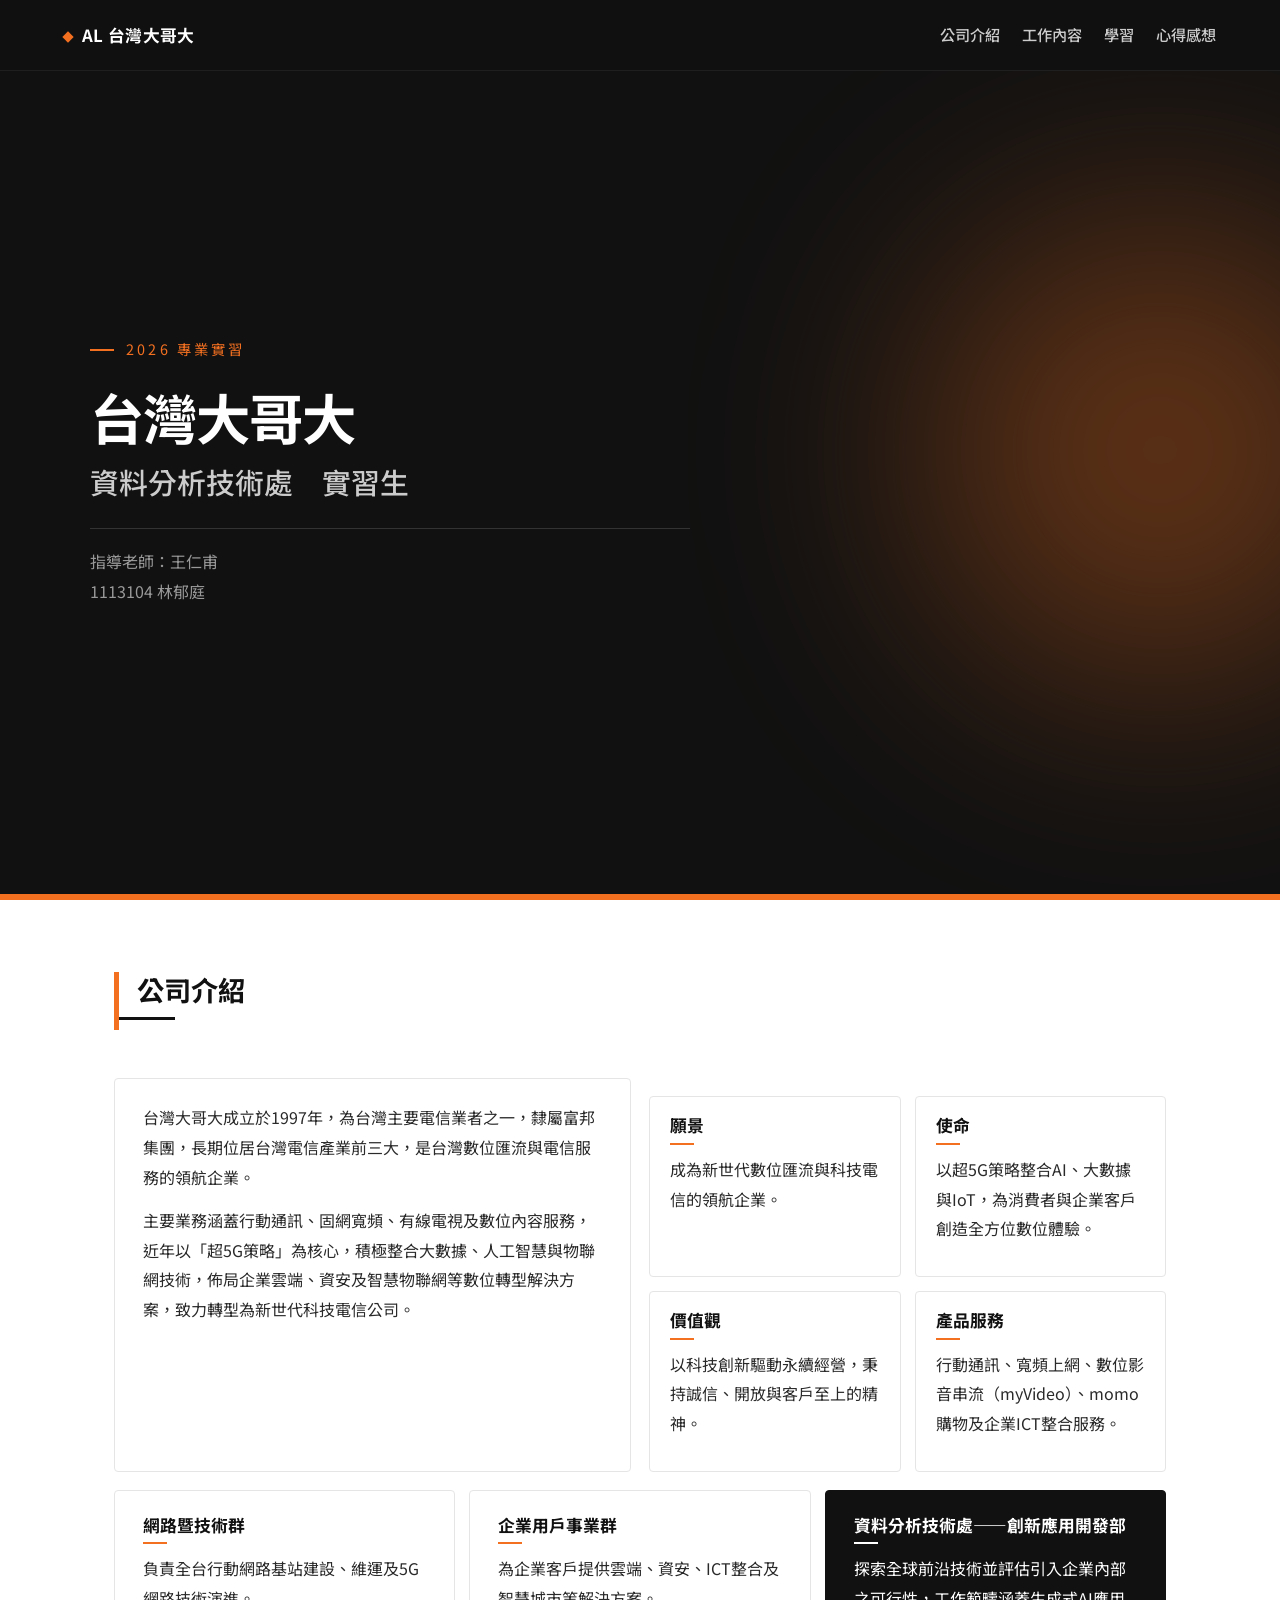
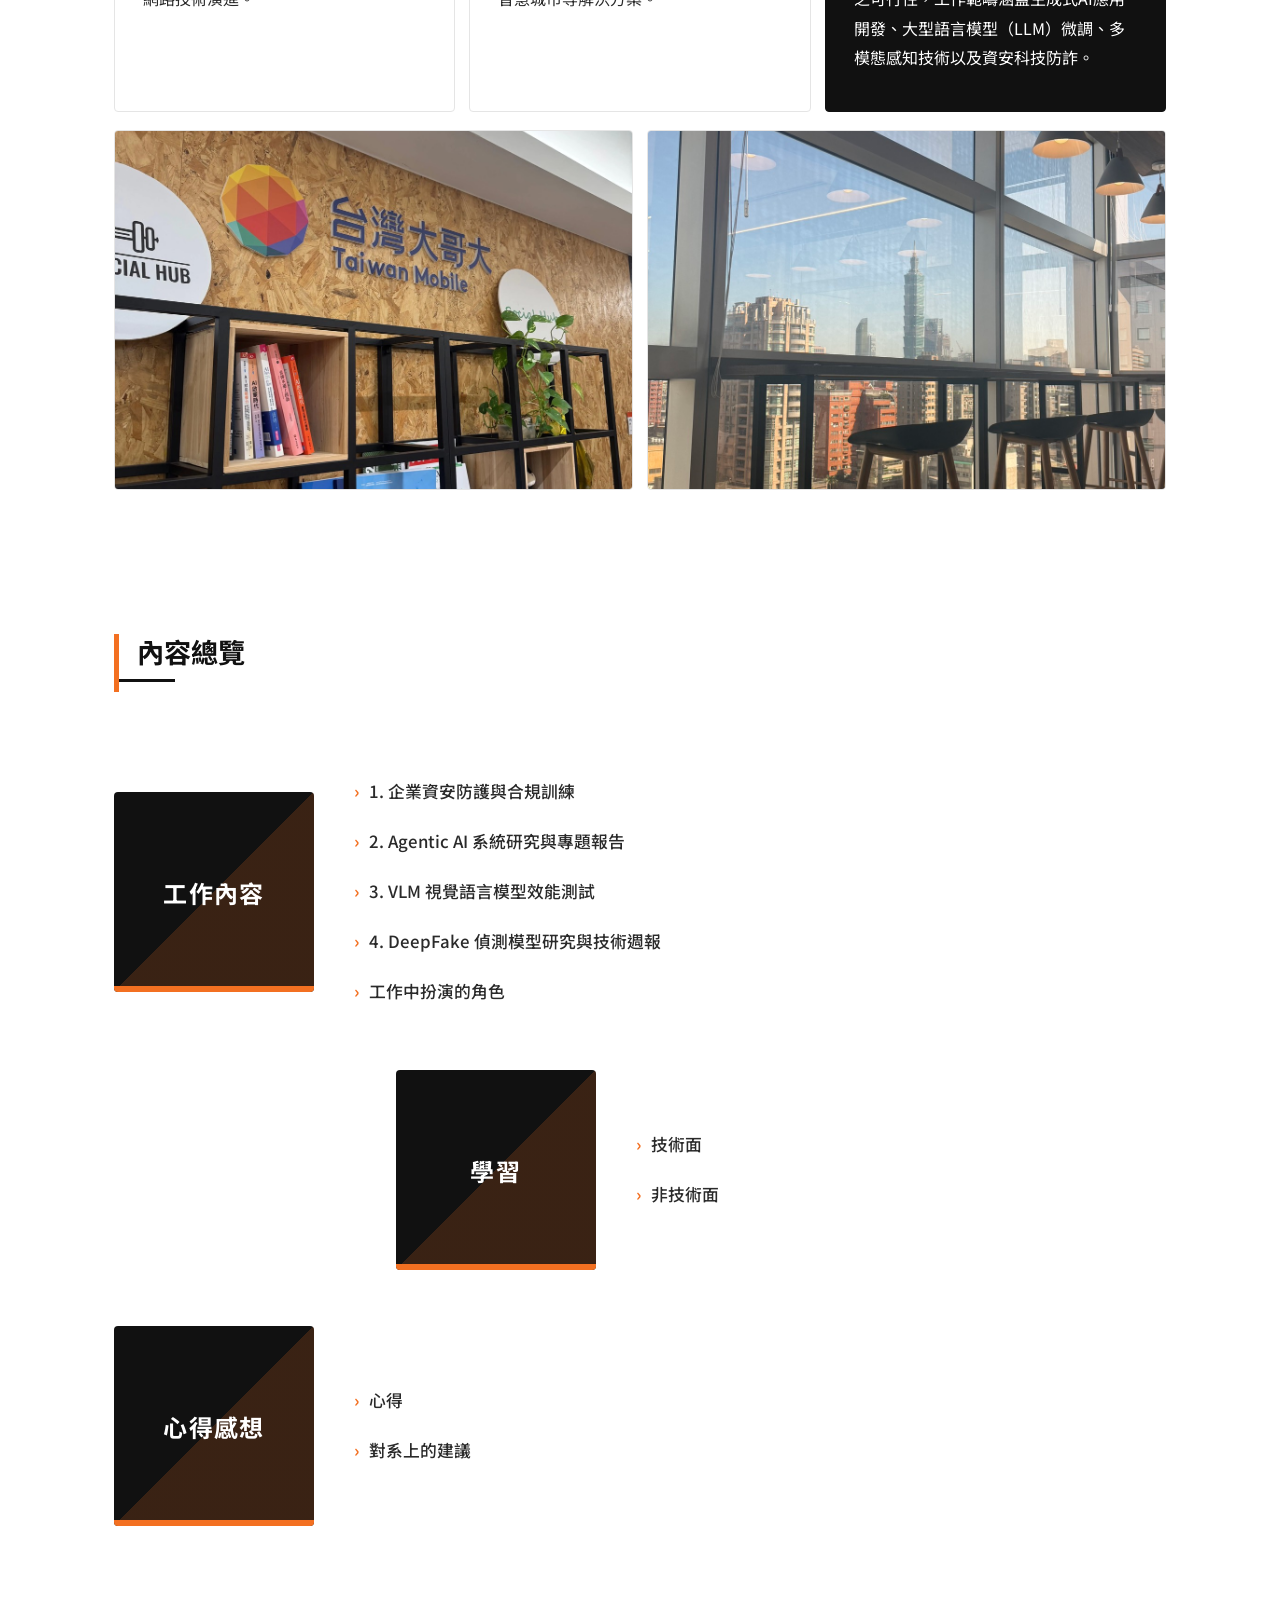
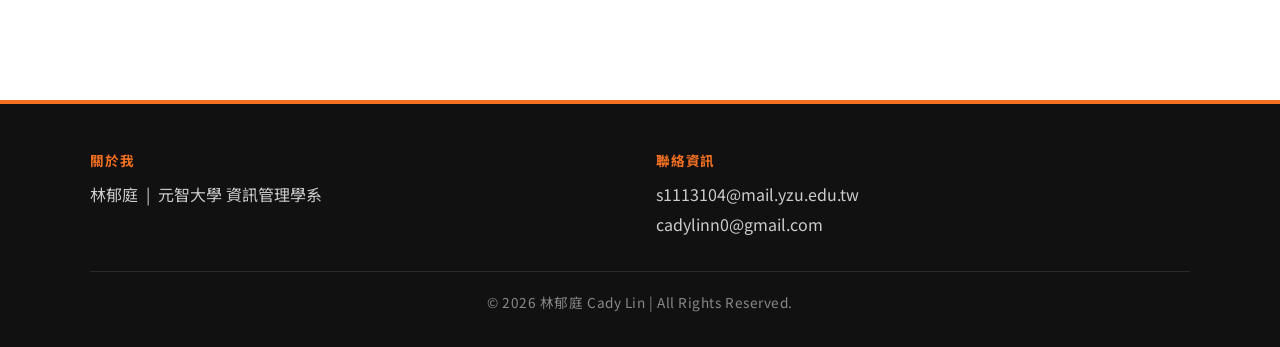
<file: index.html>
<!DOCTYPE html>
<html lang="zh-Hant">
<head>
<meta charset="UTF-8">
<meta name="viewport" content="width=device-width, initial-scale=1.0">
<title>專業實習成果 — 林郁庭</title>
<link href="https://fonts.googleapis.com/css2?family=Noto+Sans+TC:wght@400;500;700&display=swap" rel="stylesheet">
<link rel="stylesheet" href="styles.css">
</head>
<body>

<nav class="topnav">
  <div class="nav-inner">
    <a class="brand" href="./index.html">AL 台灣大哥大</a>
    <button class="nav-toggle" aria-label="開關選單" aria-expanded="false">
      <span></span><span></span><span></span>
    </button>
    <ul class="nav-links">
      <li><a href="#company">公司介紹</a></li>
      <li><a href="./work.html">工作內容</a></li>
      <li><a href="./learning.html">學習</a></li>
      <li><a href="./experience.html">心得感想</a></li>
    </ul>
  </div>
</nav>

<header class="hero">
  <div class="hero-inner from-center">
    <p class="hero-eyebrow">2026 專業實習</p>
    <h1>台灣大哥大</h1>
    <h2>資料分析技術處　實習生
    </h2>
    <p class="hero-meta">指導老師：王仁甫  <br>1113104 林郁庭</p>
  </div>
</header>

<main class="container">

  <section class="section" id="company">
    <div class="section-head from-bottom">
      <h3>公司介紹</h3>
    </div>

    <div class="card-grid from-bottom">
      <div class="card">
        <p>台灣大哥大成立於1997年，為台灣主要電信業者之一，隸屬富邦集團，長期位居台灣電信產業前三大，是台灣數位匯流與電信服務的領航企業。</p>
        <p>主要業務涵蓋行動通訊、固網寬頻、有線電視及數位內容服務，近年以「超5G策略」為核心，積極整合大數據、人工智慧與物聯網技術，佈局企業雲端、資安及智慧物聯網等數位轉型解決方案，致力轉型為新世代科技電信公司。</p>
      </div>

      <div class="card-row two">
        <div class="card mini">
          <h4>願景</h4>
          <p>成為新世代數位匯流與科技電信的領航企業。</p>
        </div>
        <div class="card mini">
          <h4>使命</h4>
          <p>以超5G策略整合AI、大數據與IoT，為消費者與企業客戶創造全方位數位體驗。</p>
        </div>
        <div class="card mini">
          <h4>價值觀</h4>
          <p>以科技創新驅動永續經營，秉持誠信、開放與客戶至上的精神。</p>
        </div>
        <div class="card mini">
          <h4>產品服務</h4>
          <p>行動通訊、寬頻上網、數位影音串流（myVideo）、momo購物及企業ICT整合服務。</p>
        </div>
      </div>
    </div>

    <div class="card-row three from-bottom">
      <div class="card">
        <h4>網路暨技術群</h4>
        <p>負責全台行動網路基站建設、維運及5G網路技術演進。</p>
      </div>
      <div class="card">
        <h4>企業用戶事業群</h4>
        <p>為企業客戶提供雲端、資安、ICT整合及智慧城市等解決方案。</p>
      </div>
      <div class="card highlight">
        <h4>資料分析技術處——創新應用開發部</h4>
        <p>探索全球前沿技術並評估引入企業內部之可行性，工作範疇涵蓋生成式AI應用開發、大型語言模型（LLM）微調、多模態感知技術以及資安科技防詐。</p>
      </div>
    </div>

    <div class="card-row two from-bottom">
      <figure class="image-box">
        <img src="./src/工作環境照片1.jpg" alt="工作環境照片1">
        
      </figure>
      <figure class="image-box">
        <img src="./src/工作環境照片2.jpg" alt="工作環境照片2">
        
      </figure>
    </div>
  </section>

  <section class="section" id="overview">
    <div class="section-head from-bottom">
      <h3>內容總覽</h3>
    </div>

    <div class="index-list">
      <div class="index-box from-left">
        <a class="index-blob" href="./work.html"><h4>工作內容</h4></a>
        <div class="index-text">
          <a href="./work.html#job-1">1. 企業資安防護與合規訓練</a>
          <a href="./work.html#job-2">2. Agentic AI 系統研究與專題報告</a>
          <a href="./work.html#job-3">3. VLM 視覺語言模型效能測試</a>
          <a href="./work.html#job-4">4. DeepFake 偵測模型研究與技術週報</a>
          <a href="./work.html#job-role">工作中扮演的角色</a>
        </div>
      </div>

      <div class="index-box from-right">
        <a class="index-blob" href="./learning.html"><h4>學習</h4></a>
        <div class="index-text">
          <a href="./learning.html#tech">技術面</a>
          <a href="./learning.html#soft">非技術面</a>
        </div>
      </div>

      <div class="index-box from-left">
        <a class="index-blob" href="./experience.html"><h4>心得感想</h4></a>
        <div class="index-text">
          <a href="./experience.html#experience">心得</a>
          <a href="./experience.html#suggestion">對系上的建議</a>  
        </div>
      </div>
    </div>
  </section>

</main>

<button class="scroll-top" aria-label="回到頂端">↑</button>

<footer class="footer">
  <div class="footer-inner">
    <div>
      <h5>關於我</h5>
      <p>林郁庭 &nbsp;|&nbsp; 元智大學 資訊管理學系</p>
    </div>
    <div>
      <h5>聯絡資訊</h5>
      <p>s1113104@mail.yzu.edu.tw</a></p>
      <p>cadylinn0@gmail.com</a></p>
    </div>
  </div>
  <div class="footer-bottom">
     <p>&copy; 2026 林郁庭 Cady Lin&nbsp;|&nbsp;All Rights Reserved.</p>
  </div>
</footer>

<script src="script.js"></script>
</body>
</html>
</file>
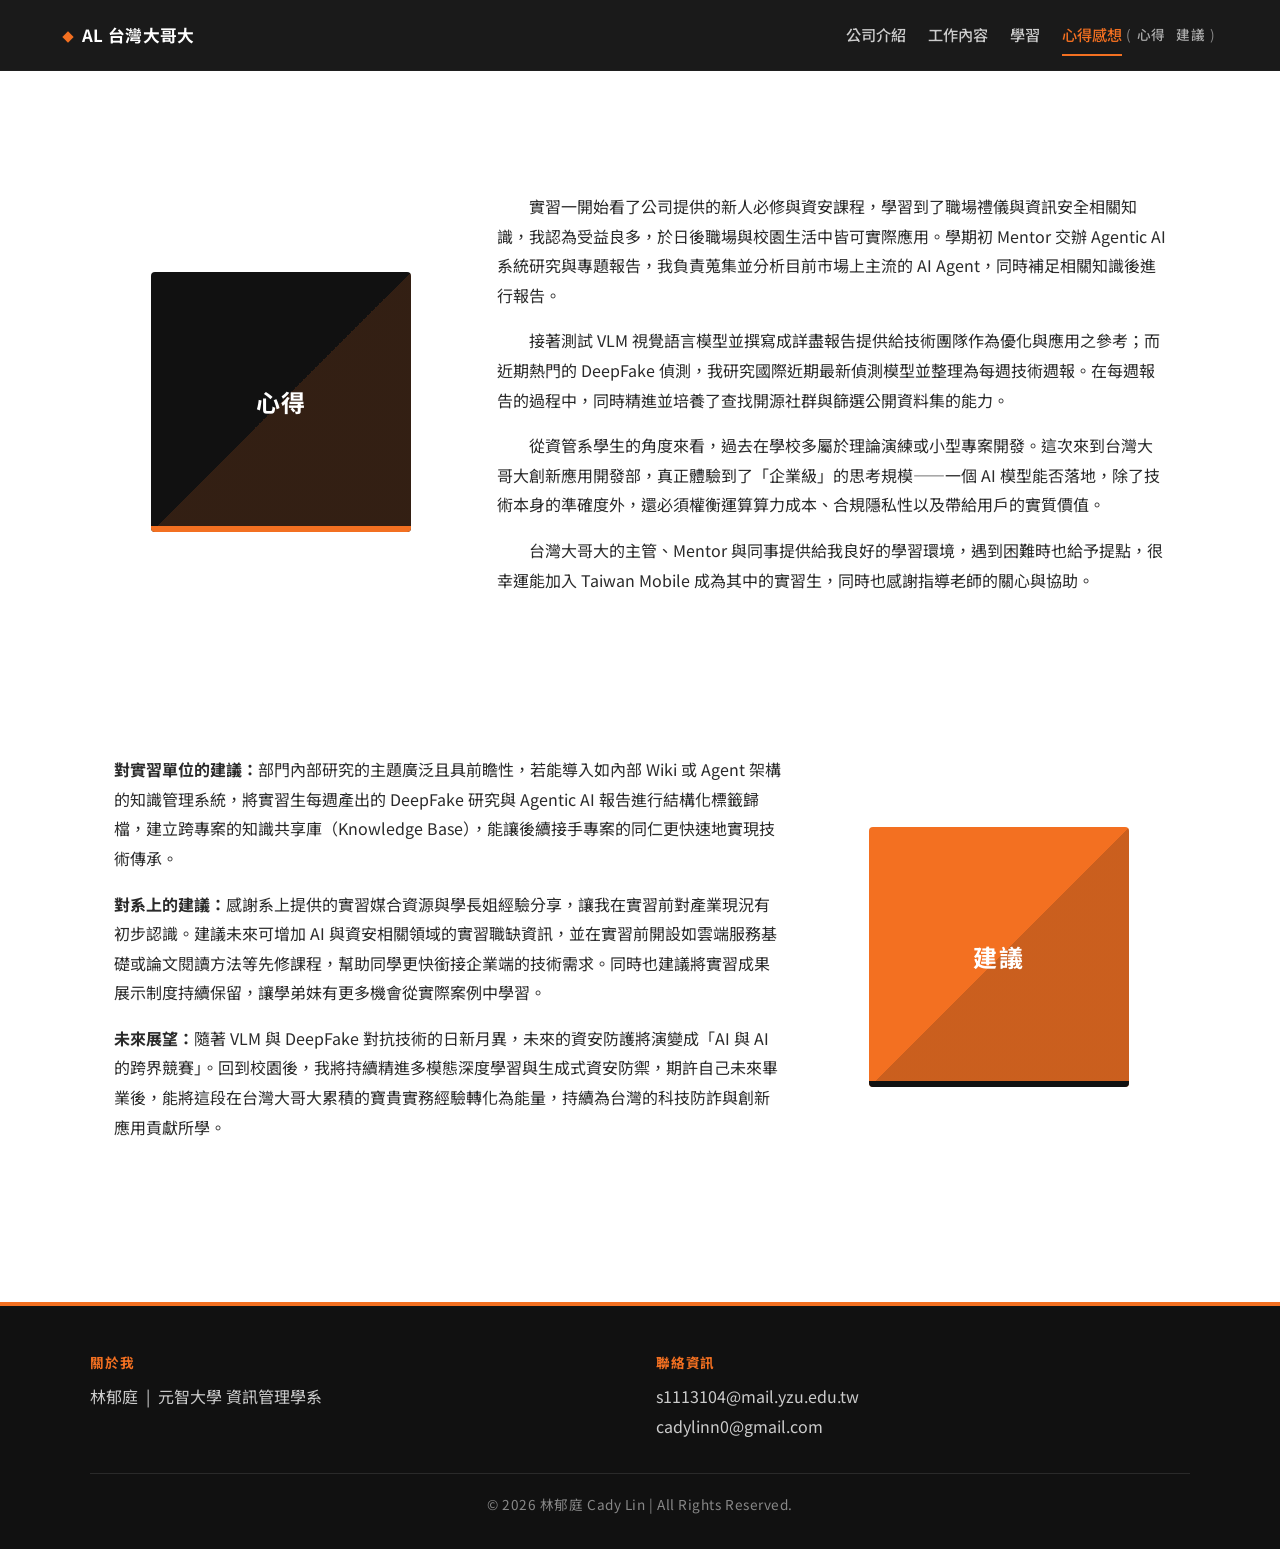
<file: experience.html>
<!DOCTYPE html>
<html lang="zh-Hant">
<head>
<meta charset="UTF-8">
<meta name="viewport" content="width=device-width, initial-scale=1.0">
<title>心得感想 — 林郁庭</title>
<link href="https://fonts.googleapis.com/css2?family=Noto+Sans+TC:wght@400;500;700&display=swap" rel="stylesheet">
<link rel="stylesheet" href="styles.css">
</head>
<body>

<nav class="topnav">
  <div class="nav-inner">
    <a class="brand" href="./index.html">AL 台灣大哥大</a>
    <button class="nav-toggle" aria-label="開關選單" aria-expanded="false">
      <span></span><span></span><span></span>
    </button>
    <ul class="nav-links">
      <li><a href="./index.html#company">公司介紹</a></li>
      <li><a href="./work.html">工作內容</a></li>
      <li><a href="./learning.html">學習</a></li>
      <li class="has-subs">
        <a class="active" href="./experience.html">心得感想</a>
        <span class="subs">(<a href="#experience">心得</a><a href="#suggestion">建議</a>)</span>
      </li>
    </ul>
  </div>
</nav>

<main class="container page-top">

  <section class="section split" id="experience">
    <div class="split-title from-left">
      <div class="title-blob"><h3>心得</h3></div>
    </div>
    <div class="split-body from-right">
      <p>&emsp;&emsp;實習一開始看了公司提供的新人必修與資安課程，學習到了職場禮儀與資訊安全相關知識，我認為受益良多，於日後職場與校園生活中皆可實際應用。學期初 Mentor 交辦 Agentic AI 系統研究與專題報告，我負責蒐集並分析目前市場上主流的 AI Agent，同時補足相關知識後進行報告。</p>
      <p>&emsp;&emsp;接著測試 VLM 視覺語言模型並撰寫成詳盡報告提供給技術團隊作為優化與應用之參考；而近期熱門的 DeepFake 偵測，我研究國際近期最新偵測模型並整理為每週技術週報。在每週報告的過程中，同時精進並培養了查找開源社群與篩選公開資料集的能力。</p>
      <p>&emsp;&emsp;從資管系學生的角度來看，過去在學校多屬於理論演練或小型專案開發。這次來到台灣大哥大創新應用開發部，真正體驗到了「企業級」的思考規模——一個 AI 模型能否落地，除了技術本身的準確度外，還必須權衡運算算力成本、合規隱私性以及帶給用戶的實質價值。</p>
      <p>&emsp;&emsp;台灣大哥大的主管、Mentor 與同事提供給我良好的學習環境，遇到困難時也給予提點，很幸運能加入 Taiwan Mobile 成為其中的實習生，同時也感謝指導老師的關心與協助。</p>
    </div>
  </section>

  <section class="section split reverse" id="suggestion">
    <div class="split-body from-left">
      <p><strong>對實習單位的建議：</strong>部門內部研究的主題廣泛且具前瞻性，若能導入如內部 Wiki 或 Agent 架構的知識管理系統，將實習生每週產出的 DeepFake 研究與 Agentic AI 報告進行結構化標籤歸檔，建立跨專案的知識共享庫（Knowledge Base），能讓後續接手專案的同仁更快速地實現技術傳承。</p>
      <p><strong>對系上的建議：</strong>感謝系上提供的實習媒合資源與學長姐經驗分享，讓我在實習前對產業現況有初步認識。建議未來可增加 AI 與資安相關領域的實習職缺資訊，並在實習前開設如雲端服務基礎或論文閱讀方法等先修課程，幫助同學更快銜接企業端的技術需求。同時也建議將實習成果展示制度持續保留，讓學弟妹有更多機會從實際案例中學習。</p>
      <p><strong>未來展望：</strong>隨著 VLM 與 DeepFake 對抗技術的日新月異，未來的資安防護將演變成「AI 與 AI 的跨界競賽」。回到校園後，我將持續精進多模態深度學習與生成式資安防禦，期許自己未來畢業後，能將這段在台灣大哥大累積的寶貴實務經驗轉化為能量，持續為台灣的科技防詐與創新應用貢獻所學。</p>
    </div>
    <div class="split-title from-right">
      <div class="title-blob alt"><h3>建議</h3></div>
    </div>
  </section>

</main>

<button class="scroll-top" aria-label="回到頂端">↑</button>

<footer class="footer">
  <div class="footer-inner">
    <div>
      <h5>關於我</h5>
      <p>林郁庭 &nbsp;|&nbsp; 元智大學 資訊管理學系</p>
    </div>
    <div>
      <h5>聯絡資訊</h5>
      <p>s1113104@mail.yzu.edu.tw</a></p>
      <p>cadylinn0@gmail.com</a></p>
    </div>
  </div>
  <div class="footer-bottom">
    <p>&copy; 2026 林郁庭 Cady Lin&nbsp;|&nbsp;All Rights Reserved.</p>
  </div>
</footer>

<script src="script.js"></script>
</body>
</html>
</file>
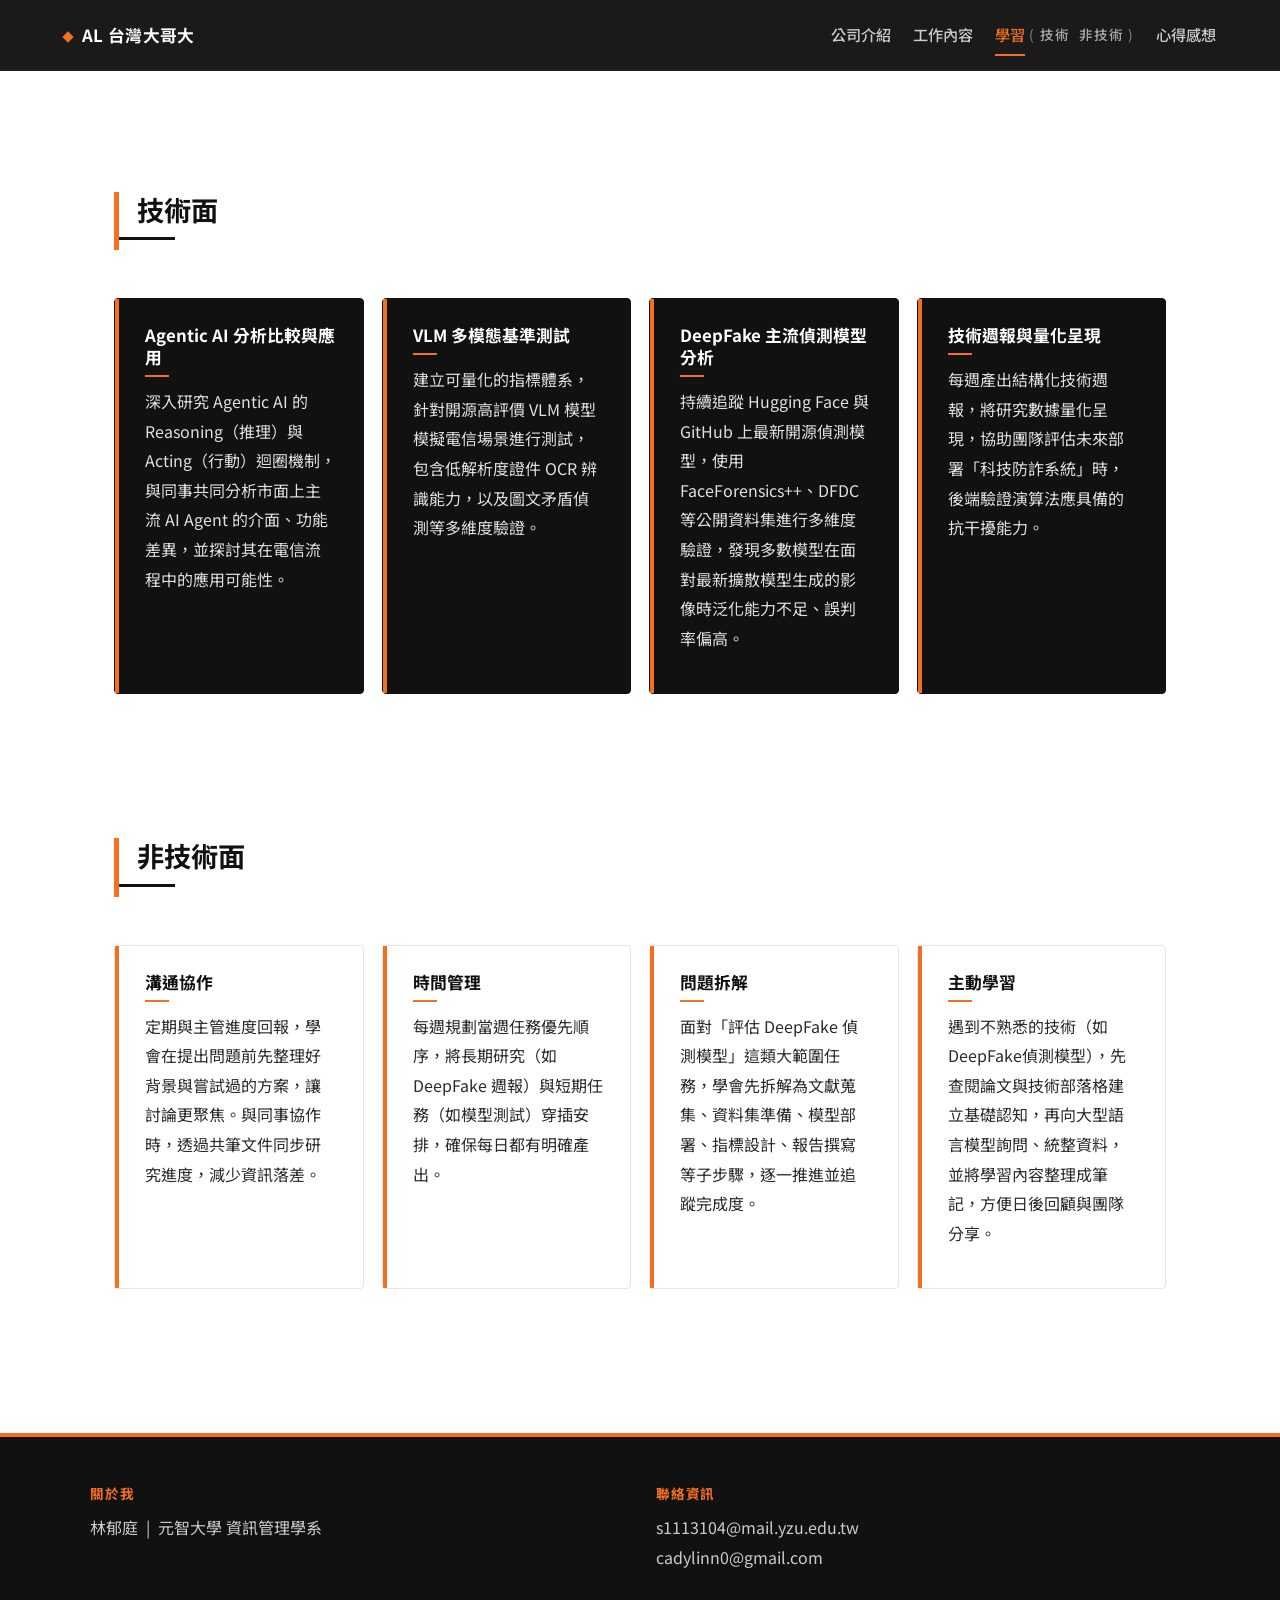
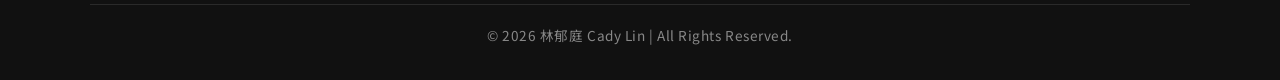
<file: learning.html>
<!DOCTYPE html>
<html lang="zh-Hant">
<head>
<meta charset="UTF-8">
<meta name="viewport" content="width=device-width, initial-scale=1.0">
<title>學習 — 林郁庭</title>
<link href="https://fonts.googleapis.com/css2?family=Noto+Sans+TC:wght@400;500;700&display=swap" rel="stylesheet">
<link rel="stylesheet" href="styles.css">
</head>
<body>

<nav class="topnav">
  <div class="nav-inner">
    <a class="brand" href="./index.html">AL 台灣大哥大</a>
    <button class="nav-toggle" aria-label="開關選單" aria-expanded="false">
      <span></span><span></span><span></span>
    </button>
    <ul class="nav-links">
      <li><a href="./index.html#company">公司介紹</a></li>
      <li><a href="./work.html">工作內容</a></li>
      <li class="has-subs">
        <a class="active" href="./learning.html">學習</a>
        <span class="subs">(<a href="#tech">技術</a><a href="#soft">非技術</a>)</span>
      </li>
      <li><a href="./experience.html">心得感想</a></li>
    </ul>
  </div>
</nav>

<main class="container page-top">

  <section class="section" id="tech">
    <div class="section-head from-bottom">
      <h3>技術面</h3>
    </div>

    <div class="skill-grid">
      <div class="skill-card tech from-bottom">
        <h4>Agentic AI 分析比較與應用</h4>
        <p>深入研究 Agentic AI 的 Reasoning（推理）與 Acting（行動）迴圈機制，與同事共同分析市面上主流 AI Agent 的介面、功能差異，並探討其在電信流程中的應用可能性。</p>
      </div>
      <div class="skill-card tech from-bottom">
        <h4>VLM 多模態基準測試</h4>
        <p>建立可量化的指標體系，針對開源高評價 VLM 模型模擬電信場景進行測試，包含低解析度證件 OCR 辨識能力，以及圖文矛盾偵測等多維度驗證。</p>
      </div>
      <div class="skill-card tech from-bottom">
        <h4>DeepFake 主流偵測模型分析</h4>
        <p>持續追蹤 Hugging Face 與 GitHub 上最新開源偵測模型，使用 FaceForensics++、DFDC 等公開資料集進行多維度驗證，發現多數模型在面對最新擴散模型生成的影像時泛化能力不足、誤判率偏高。</p>
      </div>
      <div class="skill-card tech from-bottom">
        <h4>技術週報與量化呈現</h4>
        <p>每週產出結構化技術週報，將研究數據量化呈現，協助團隊評估未來部署「科技防詐系統」時，後端驗證演算法應具備的抗干擾能力。</p>
      </div>
    </div>
  </section>

  <section class="section" id="soft">
    <div class="section-head from-bottom">
      <h3>非技術面</h3>
    </div>

    <div class="skill-grid">
      <div class="skill-card soft from-bottom">
        <h4>溝通協作</h4>
        <p>定期與主管進度回報，學會在提出問題前先整理好背景與嘗試過的方案，讓討論更聚焦。與同事協作時，透過共筆文件同步研究進度，減少資訊落差。</p>
      </div>
      <div class="skill-card soft from-bottom">
        <h4>時間管理</h4>
        <p>每週規劃當週任務優先順序，將長期研究（如 DeepFake 週報）與短期任務（如模型測試）穿插安排，確保每日都有明確產出。</p>
      </div>
      <div class="skill-card soft from-bottom">
        <h4>問題拆解</h4>
        <p>面對「評估 DeepFake 偵測模型」這類大範圍任務，學會先拆解為文獻蒐集、資料集準備、模型部署、指標設計、報告撰寫等子步驟，逐一推進並追蹤完成度。</p>
      </div>
      <div class="skill-card soft from-bottom">
        <h4>主動學習</h4>
        <p>遇到不熟悉的技術（如DeepFake偵測模型），先查閱論文與技術部落格建立基礎認知，再向大型語言模型詢問、統整資料，並將學習內容整理成筆記，方便日後回顧與團隊分享。</p>
      </div>
    </div>
  </section>

</main>

<button class="scroll-top" aria-label="回到頂端">↑</button>

<footer class="footer">
  <div class="footer-inner">
    <div>
      <h5>關於我</h5>
      <p>林郁庭 &nbsp;|&nbsp; 元智大學 資訊管理學系</p>
    </div>
    <div>
      <h5>聯絡資訊</h5>
      <p>s1113104@mail.yzu.edu.tw</a></p>
      <p>cadylinn0@gmail.com</a></p>
    </div>
  </div>
  <div class="footer-bottom">
     <p>&copy; 2026 林郁庭 Cady Lin&nbsp;|&nbsp;All Rights Reserved.</p>
  </div>
</footer>

<script src="script.js"></script>
</body>
</html>
</file>
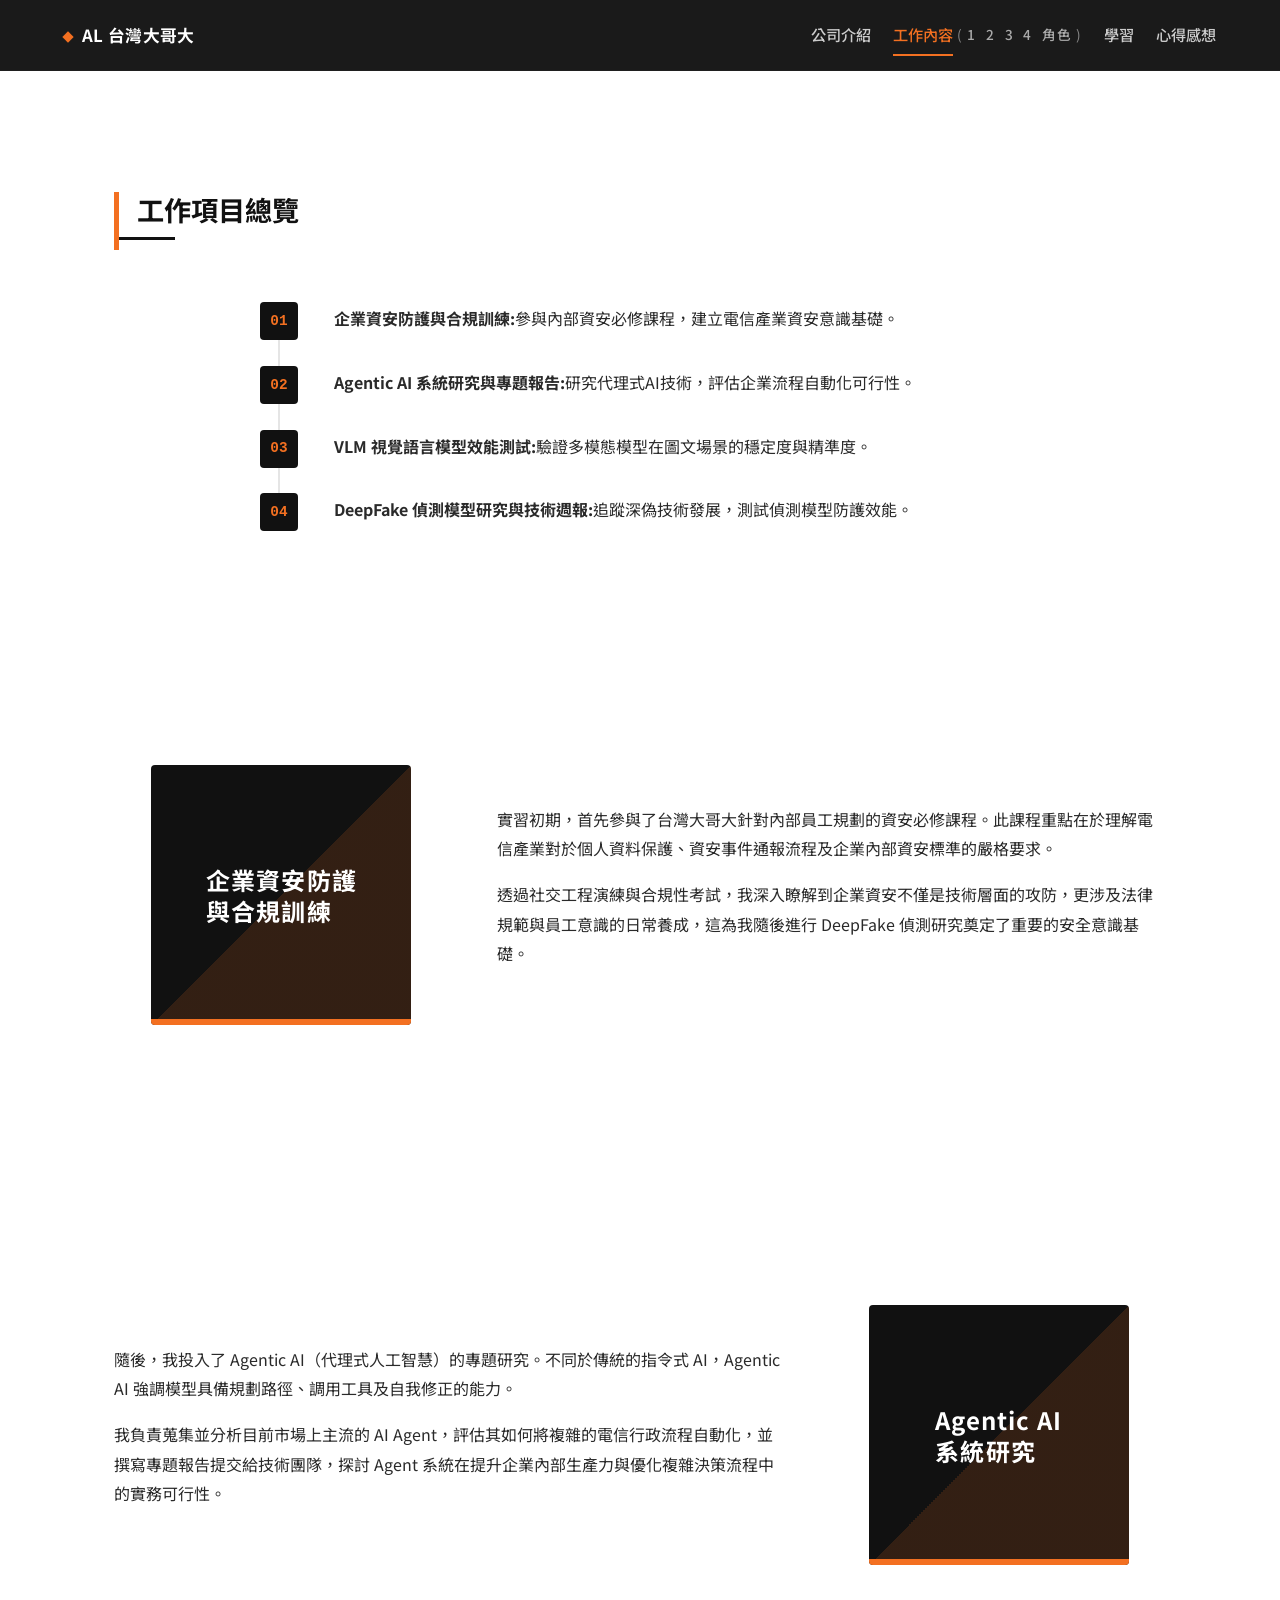
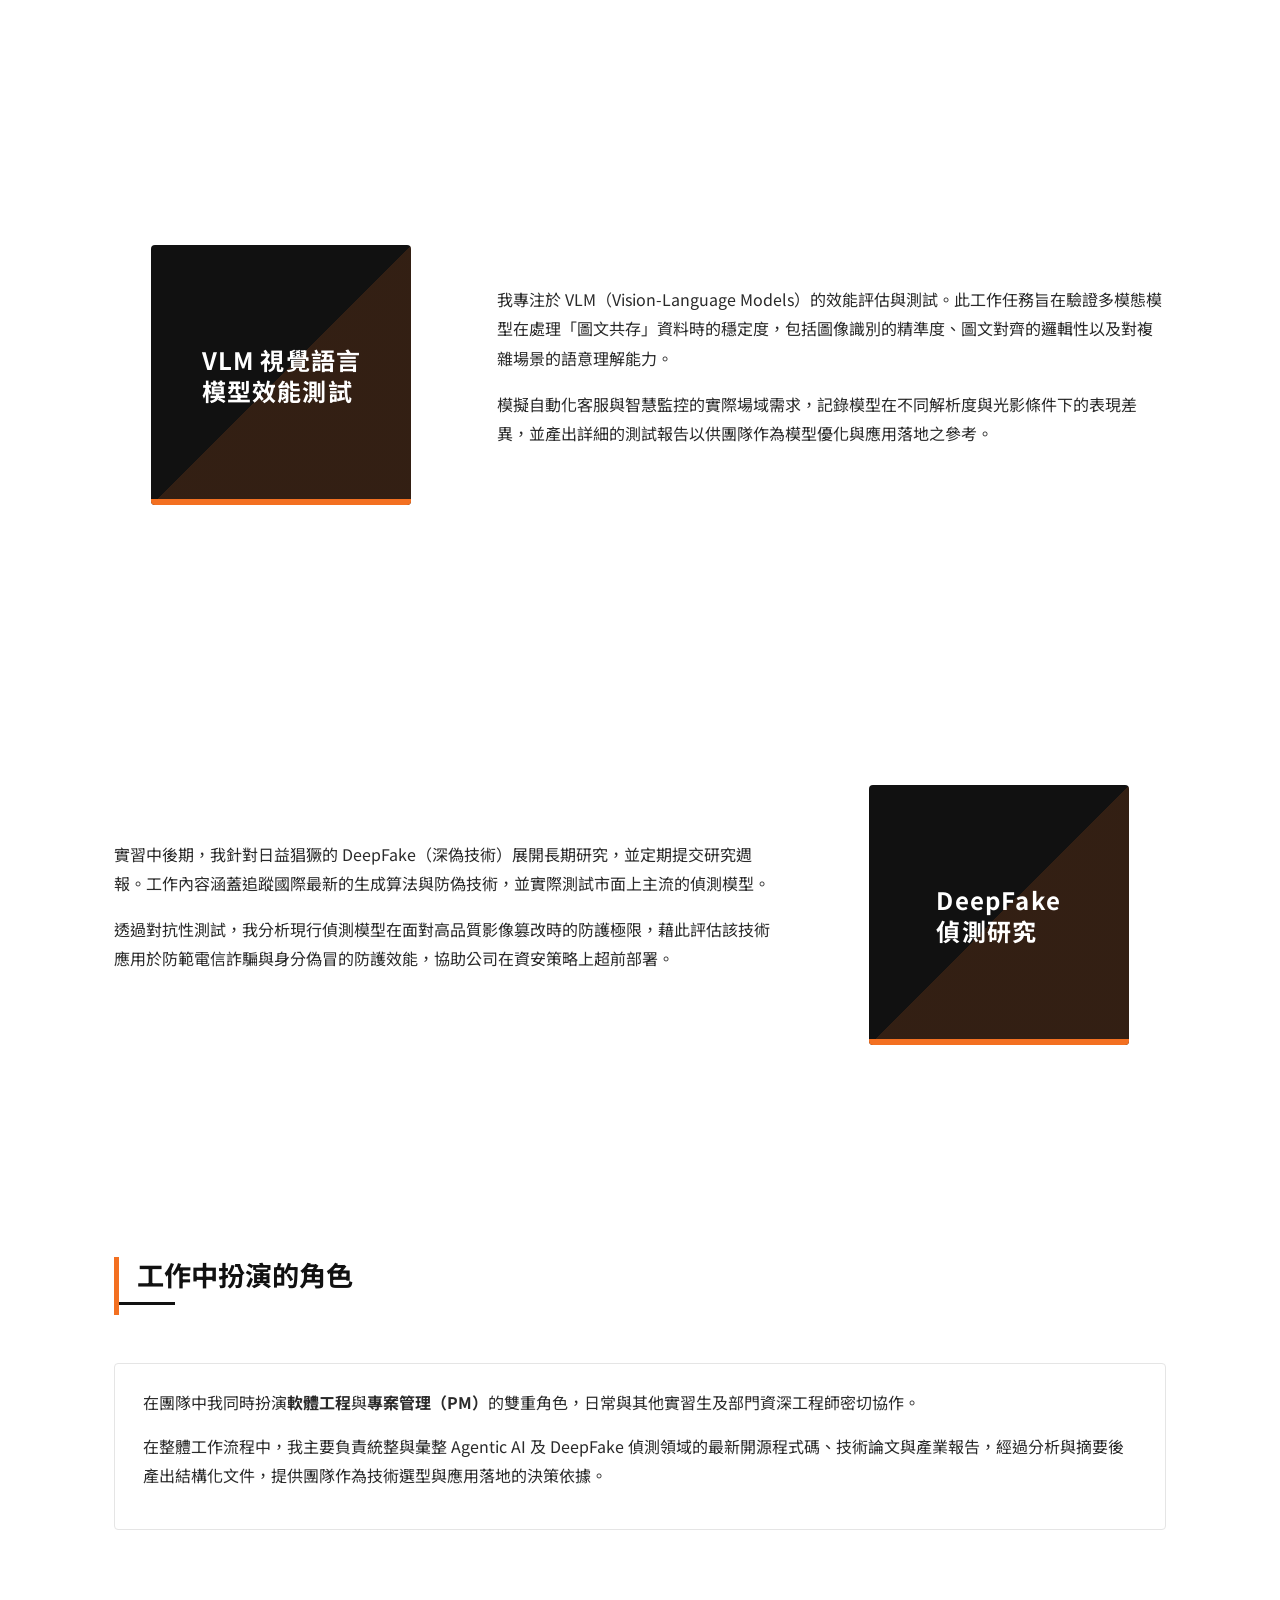
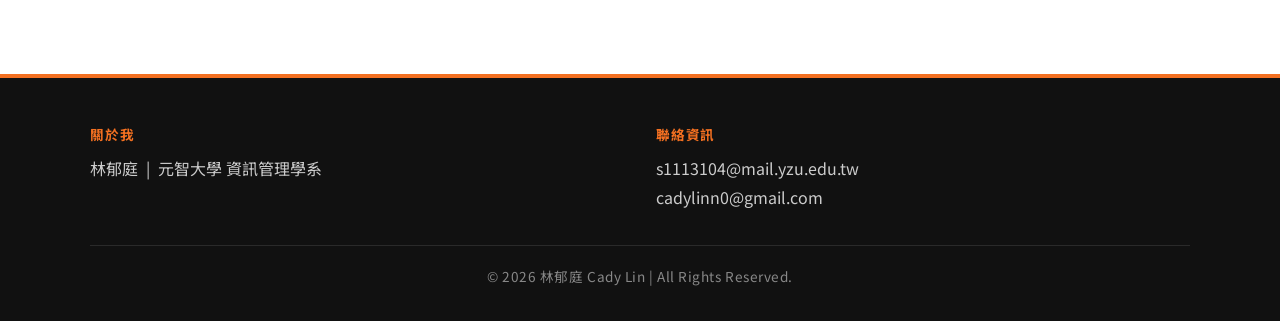
<file: work.html>
<!DOCTYPE html>
<html lang="zh-Hant">
<head>
<meta charset="UTF-8">
<meta name="viewport" content="width=device-width, initial-scale=1.0">
<title>工作內容 — 林郁庭</title>
<link href="https://fonts.googleapis.com/css2?family=Noto+Sans+TC:wght@400;500;700&display=swap" rel="stylesheet">
<link rel="stylesheet" href="styles.css">
</head>
<body>

<nav class="topnav">
  <div class="nav-inner">
    <a class="brand" href="./index.html">AL 台灣大哥大</a>
    <button class="nav-toggle" aria-label="開關選單" aria-expanded="false">
      <span></span><span></span><span></span>
    </button>
    <ul class="nav-links">
      <li><a href="./index.html#company">公司介紹</a></li>
      <li class="has-subs">
        <a class="active" href="./work.html">工作內容</a>
        <span class="subs">(<a href="#job-1">1</a><a href="#job-2">2</a><a href="#job-3">3</a><a href="#job-4">4</a><a href="#job-role">角色</a>)</span>
      </li>
      <li><a href="./learning.html">學習</a></li>
      <li><a href="./experience.html">心得感想</a></li>
    </ul>
  </div>
</nav>

<main class="container page-top">

  <section class="section">
    <div class="section-head from-bottom">
      <h3>工作項目總覽</h3>
    </div>
    <ol class="custom-list from-bottom">
      <li><strong>企業資安防護與合規訓練:</strong>參與內部資安必修課程，建立電信產業資安意識基礎。</li>
      <li><strong>Agentic AI 系統研究與專題報告:</strong>研究代理式AI技術，評估企業流程自動化可行性。</li>
      <li><strong>VLM 視覺語言模型效能測試:</strong>驗證多模態模型在圖文場景的穩定度與精準度。</li>
      <li><strong>DeepFake 偵測模型研究與技術週報:</strong>追蹤深偽技術發展，測試偵測模型防護效能。</li>
    </ol>
  </section>

  <section class="section split" id="job-1">
    <div class="split-title from-left">
      <div class="title-blob"><h3>企業資安防護<br>與合規訓練</h3></div>
    </div>
    <div class="split-body from-right">
      <p>實習初期，首先參與了台灣大哥大針對內部員工規劃的資安必修課程。此課程重點在於理解電信產業對於個人資料保護、資安事件通報流程及企業內部資安標準的嚴格要求。</p>
      <p>透過社交工程演練與合規性考試，我深入瞭解到企業資安不僅是技術層面的攻防，更涉及法律規範與員工意識的日常養成，這為我隨後進行 DeepFake 偵測研究奠定了重要的安全意識基礎。</p>
    </div>
  </section>

  <section class="section split reverse" id="job-2">
    <div class="split-body from-left">
      <p>隨後，我投入了 Agentic AI（代理式人工智慧）的專題研究。不同於傳統的指令式 AI，Agentic AI 強調模型具備規劃路徑、調用工具及自我修正的能力。</p>
      <p>我負責蒐集並分析目前市場上主流的 AI Agent，評估其如何將複雜的電信行政流程自動化，並撰寫專題報告提交給技術團隊，探討 Agent 系統在提升企業內部生產力與優化複雜決策流程中的實務可行性。</p>
    </div>
    <div class="split-title from-right">
      <div class="title-blob"><h3>Agentic AI<br>系統研究</h3></div>
    </div>
  </section>

  <section class="section split" id="job-3">
    <div class="split-title from-left">
      <div class="title-blob"><h3>VLM 視覺語言<br>模型效能測試</h3></div>
    </div>
    <div class="split-body from-right">
      <p>我專注於 VLM（Vision-Language Models）的效能評估與測試。此工作任務旨在驗證多模態模型在處理「圖文共存」資料時的穩定度，包括圖像識別的精準度、圖文對齊的邏輯性以及對複雜場景的語意理解能力。</p>
      <p>模擬自動化客服與智慧監控的實際場域需求，記錄模型在不同解析度與光影條件下的表現差異，並產出詳細的測試報告以供團隊作為模型優化與應用落地之參考。</p>
    </div>
  </section>

  <section class="section split reverse" id="job-4">
    <div class="split-body from-left">
      <p>實習中後期，我針對日益猖獗的 DeepFake（深偽技術）展開長期研究，並定期提交研究週報。工作內容涵蓋追蹤國際最新的生成算法與防偽技術，並實際測試市面上主流的偵測模型。</p>
      <p>透過對抗性測試，我分析現行偵測模型在面對高品質影像篡改時的防護極限，藉此評估該技術應用於防範電信詐騙與身分偽冒的防護效能，協助公司在資安策略上超前部署。</p>
    </div>
    <div class="split-title from-right">
      <div class="title-blob"><h3>DeepFake<br>偵測研究</h3></div>
    </div>
  </section>

  <section class="section" id="job-role">
    <div class="section-head from-bottom">
      <h3>工作中扮演的角色</h3>
    </div>
    <div class="card from-bottom">
      <p>在團隊中我同時扮演<strong>軟體工程</strong>與<strong>專案管理（PM）</strong>的雙重角色，日常與其他實習生及部門資深工程師密切協作。</p>
      <p>在整體工作流程中，我主要負責統整與彙整 Agentic AI 及 DeepFake 偵測領域的最新開源程式碼、技術論文與產業報告，經過分析與摘要後產出結構化文件，提供團隊作為技術選型與應用落地的決策依據。</p>
    </div>
  </section>

</main>

<button class="scroll-top" aria-label="回到頂端">↑</button>

<footer class="footer">
  <div class="footer-inner">
    <div>
      <h5>關於我</h5>
      <p>林郁庭 &nbsp;|&nbsp; 元智大學 資訊管理學系</p>
    </div>
    <div>
      <h5>聯絡資訊</h5>
      <p>s1113104@mail.yzu.edu.tw</a></p>
      <p>cadylinn0@gmail.com</a></p>
    </div>
  </div>
  <div class="footer-bottom">
    <p>&copy; 2026 林郁庭 Cady Lin&nbsp;|&nbsp;All Rights Reserved.</p>
  </div>
</footer>

<script src="script.js"></script>
</body>
</html>
</file>
<file: styles.css>
/* ===== Tokens ===== */
:root {
  --orange: #f37021;
  --orange-deep: #d65a0e;
  --orange-soft: #fff2e6;
  --black: #111111;
  --black-soft: #1f1f1f;
  --ink: #2a2a2a;
  --gray-line: #e5e5e5;
  --gray-bg: #f6f6f6;
  --gray-mid: #6b6b6b;
  --white: #ffffff;
}

/* ===== Reset ===== */
*, *::before, *::after { box-sizing: border-box; }
html { scroll-behavior: smooth; scroll-padding-top: 76px; }
body {
  margin: 0;
  font-family: "Noto Sans TC", "PingFang TC", "Microsoft JhengHei",
    -apple-system, BlinkMacSystemFont, "Segoe UI", sans-serif;
  font-size: 16px;
  line-height: 1.85;
  color: var(--ink);
  background: var(--white);
  -webkit-font-smoothing: antialiased;
}
img { max-width: 100%; display: block; }
a { color: var(--ink); text-decoration: none; transition: color 0.15s; }
a:hover { color: var(--orange); }
h1, h2, h3, h4, h5 { margin: 0 0 12px; line-height: 1.3; color: var(--black); font-weight: 700; }
h1 { font-size: clamp(2.2rem, 4.5vw + 0.6rem, 3.4rem); letter-spacing: -0.02em; }
h2 { font-size: clamp(1.3rem, 2vw + 0.5rem, 1.8rem); font-weight: 500; color: var(--gray-mid); }
h3 { font-size: 1.7rem; }
h4 { font-size: 1.05rem; }
h5 { font-size: 1rem; letter-spacing: 0.04em; }
p { margin: 0 0 14px; }
ul, ol { margin: 0; padding: 0; }

/* ===== Top nav ===== */
.topnav {
  position: fixed;
  top: 0; left: 0; right: 0;
  z-index: 100;
  background: rgba(17, 17, 17, 0.96);
  backdrop-filter: saturate(160%) blur(8px);
  border-bottom: 1px solid var(--black-soft);
}
.nav-inner {
  max-width: 1200px;
  margin: 0 auto;
  padding: 14px 24px;
  display: flex;
  align-items: center;
  justify-content: space-between;
  flex-wrap: wrap;
}
.brand {
  font-weight: 700;
  font-size: 1.05rem;
  color: var(--white);
  letter-spacing: 0.02em;
}
.brand::before {
  content: "";
  display: inline-block;
  width: 8px; height: 8px;
  margin-right: 10px;
  background: var(--orange);
  vertical-align: middle;
  transform: rotate(45deg);
}
.brand:hover { color: var(--orange); }
.nav-links {
  display: flex;
  align-items: center;
  list-style: none;
  gap: 6px 22px;
  flex-wrap: wrap;
}
.nav-links a {
  display: inline-block;
  padding: 6px 0;
  font-size: 0.95rem;
  color: #cccccc;
  font-weight: 500;
  border-bottom: 2px solid transparent;
}
.nav-links a:hover { color: var(--white); }
.nav-links a.active {
  color: var(--orange);
  border-bottom-color: var(--orange);
}
.nav-links .has-subs {
  display: inline-flex;
  align-items: center;
  gap: 4px;
}
.subs {
  font-size: 0.85rem;
  color: #888888;
  letter-spacing: 0.05em;
}
.subs a {
  display: inline-block;
  padding: 0 4px;
  margin: 0 1px;
  color: #aaaaaa;
  font-size: 0.85rem;
  border-bottom: 1px solid transparent;
}
.subs a:hover {
  color: var(--orange);
  border-bottom-color: var(--orange);
}
.nav-toggle {
  display: none;
  background: transparent;
  border: 0;
  width: 40px; height: 40px;
  padding: 8px;
  cursor: pointer;
}
.nav-toggle span {
  display: block;
  width: 100%; height: 2px;
  margin: 5px 0;
  background: var(--white);
  transition: transform 0.25s, opacity 0.25s;
}

/* ===== Hero ===== */
.hero {
  position: relative;
  min-height: 100vh;
  display: flex;
  align-items: center;
  padding: 100px 24px 60px;
  background: var(--black);
  color: var(--white);
  overflow: hidden;
}
.hero::before {
  content: "";
  position: absolute;
  right: -120px; top: 50%;
  width: 480px; height: 480px;
  background: var(--orange);
  border-radius: 50%;
  filter: blur(120px);
  opacity: 0.35;
  transform: translateY(-50%);
}
.hero::after {
  content: "";
  position: absolute;
  left: 0; bottom: 0;
  width: 100%; height: 6px;
  background: var(--orange);
}
.hero-inner {
  position: relative;
  max-width: 1100px;
  margin: 0 auto;
  width: 100%;
}
.hero-eyebrow {
  display: inline-block;
  font-size: 0.9rem;
  letter-spacing: 0.22em;
  text-transform: uppercase;
  color: var(--orange);
  margin: 0 0 20px;
  padding-left: 36px;
  position: relative;
}
.hero-eyebrow::before {
  content: "";
  position: absolute;
  left: 0; top: 50%;
  width: 24px; height: 2px;
  background: var(--orange);
}
.hero h1 {
  color: var(--white);
  margin-bottom: 10px;
}
.hero h2 {
  color: #cccccc;
  margin-bottom: 28px;
  font-weight: 500;
}
.hero-meta {
  font-size: 1rem;
  color: #999999;
  margin: 0;
  border-top: 1px solid #333333;
  padding-top: 18px;
  max-width: 600px;
}

/* ===== Container ===== */
.container {
  max-width: 1100px;
  margin: 0 auto;
  padding: 0 24px;
}
.page-top { padding-top: 120px; }

/* ===== Section ===== */
.section {
  padding: 72px 0;
}
.section-head {
  margin-bottom: 36px;
}
.section-head h3 {
  display: inline-block;
  position: relative;
  padding: 0 0 10px 18px;
  border-left: 5px solid var(--orange);
}
.section-head h3::after {
  content: "";
  display: block;
  width: 56px; height: 3px;
  background: var(--black);
  margin-top: 10px;
  margin-left: -18px;
}

/* ===== Cards ===== */
.card {
  background: var(--white);
  border: 1px solid var(--gray-line);
  border-radius: 4px;
  padding: 24px 28px;
  transition: transform 0.2s, box-shadow 0.2s, border-color 0.2s;
}
.card:hover {
  border-color: var(--orange);
  box-shadow: 0 8px 20px rgba(243, 112, 33, 0.08);
}
.card.mini { padding: 18px 20px; }
.card.highlight {
  background: var(--black);
  border-color: var(--black);
  color: var(--white);
}
.card.highlight h4,
.card.highlight p { color: var(--white); }
.card h4 {
  position: relative;
  padding-bottom: 8px;
  margin-bottom: 10px;
}
.card h4::after {
  content: "";
  position: absolute;
  left: 0; bottom: 0;
  width: 24px; height: 2px;
  background: var(--orange);
}
.card.highlight h4::after { background: var(--white); }

.card-grid {
  display: grid;
  gap: 18px;
  grid-template-columns: 1fr 1fr;
}
.card-grid > .card { grid-column: 1; }
.card-grid > .card-row { grid-column: 2; }

.card-row {
  display: grid;
  gap: 14px;
  margin-top: 18px;
}
.card-row.two { grid-template-columns: 1fr 1fr; }
.card-row.three { grid-template-columns: repeat(3, 1fr); }

/* ===== Image box ===== */
.image-box {
  margin: 0;
  text-align: center;
}
.image-placeholder {
  background: var(--gray-bg);
  color: var(--gray-mid);
  border: 1px dashed #c4c4c4;
  border-radius: 4px;
  padding: 70px 20px;
  font-size: 0.95rem;
  letter-spacing: 0.05em;
  position: relative;
}
.image-placeholder::before {
  content: "";
  position: absolute;
  top: 12px; left: 12px;
  width: 24px; height: 24px;
  border-top: 3px solid var(--orange);
  border-left: 3px solid var(--orange);
}
.image-placeholder::after {
  content: "";
  position: absolute;
  bottom: 12px; right: 12px;
  width: 24px; height: 24px;
  border-bottom: 3px solid var(--orange);
  border-right: 3px solid var(--orange);
}
.image-box img {
  width: 100%;
  max-height: 360px;
  object-fit: cover;
  border-radius: 4px;
  border: 1px solid var(--gray-line);
}
.image-box figcaption {
  margin-top: 10px;
  font-size: 0.9rem;
  color: var(--gray-mid);
}

/* ===== Index list (landing — staircase layout) ===== */
.index-list {
  display: flex;
  flex-direction: column;
  gap: 56px;
  padding: 30px 0;
}
.index-box {
  display: flex;
  align-items: center;
  gap: 40px;
}
.index-box:nth-child(even) {
  margin-left: 22vw;
}
.index-blob {
  position: relative;
  flex-shrink: 0;
  width: 200px;
  height: 200px;
  display: flex;
  align-items: center;
  justify-content: center;
  background: var(--black);
  border-radius: 4px;
  overflow: hidden;
  transition: background 0.3s, transform 0.3s, box-shadow 0.3s;
}
.index-blob::before {
  content: "";
  position: absolute;
  inset: 0;
  background: linear-gradient(135deg, transparent 50%, var(--orange) 50%);
  opacity: 0.18;
  transition: opacity 0.3s;
}
.index-blob::after {
  content: "";
  position: absolute;
  bottom: 0; left: 0;
  width: 100%; height: 6px;
  background: var(--orange);
}
.index-blob:hover {
  background: var(--orange);
  transform: translateY(-6px);
  box-shadow: 0 10px 24px rgba(243, 112, 33, 0.3);
}
.index-blob:hover::before { opacity: 0; }
.index-blob:hover::after { background: var(--black); }
.index-blob h4 {
  position: relative;
  z-index: 1;
  margin: 0;
  font-size: 1.5rem;
  color: var(--white);
  letter-spacing: 0.06em;
}
.index-text {
  display: flex;
  flex-direction: column;
  gap: 6px;
}
.index-text a {
  display: inline-block;
  padding: 6px 0;
  font-size: 1.05rem;
  font-weight: 500;
  color: var(--ink);
  border-bottom: 1px solid transparent;
  transition: color 0.2s, border-color 0.2s, padding 0.2s;
}
.index-text a::before {
  content: "›";
  margin-right: 10px;
  color: var(--orange);
  font-weight: 700;
}
.index-text a:hover {
  color: var(--orange);
  padding-left: 4px;
}

/* ===== Custom numbered list (work page) ===== */
.custom-list {
  list-style: none;
  position: relative;
  padding-left: 56px;
  max-width: 760px;
  margin: 0 auto;
  counter-reset: custom-counter;
}
.custom-list::before {
  content: "";
  position: absolute;
  left: 18px; top: 8px; bottom: 8px;
  width: 2px;
  background: var(--gray-line);
}
.custom-list li {
  counter-increment: custom-counter;
  position: relative;
  margin-bottom: 22px;
  padding: 6px 0 6px 18px;
}
.custom-list li::before {
  content: counter(custom-counter, decimal-leading-zero);
  position: absolute;
  left: -56px; top: 4px;
  width: 38px; height: 38px;
  background: var(--black);
  color: var(--orange);
  border-radius: 4px;
  display: flex;
  align-items: center;
  justify-content: center;
  font-weight: 700;
  font-size: 0.9rem;
  font-family: "Courier New", monospace;
}

/* ===== Split section (title + body, alternating) ===== */
.section.split {
  display: grid;
  grid-template-columns: 1fr 2fr;
  gap: 48px;
  align-items: center;
  min-height: 60vh;
}
.section.split.reverse { grid-template-columns: 2fr 1fr; }
.split-title { display: flex; justify-content: center; }
.title-blob {
  position: relative;
  width: 100%;
  max-width: 260px;
  aspect-ratio: 1 / 1;
  display: flex;
  align-items: center;
  justify-content: center;
  background: var(--black);
  border-radius: 4px;
  color: var(--white);
  overflow: hidden;
}
.title-blob::before {
  content: "";
  position: absolute;
  inset: 0;
  background: linear-gradient(135deg, transparent 50%, var(--orange) 50%);
  opacity: 0.15;
}
.title-blob::after {
  content: "";
  position: absolute;
  bottom: 0; left: 0;
  width: 100%; height: 6px;
  background: var(--orange);
}
.title-blob.alt { background: var(--orange); }
.title-blob.alt::before {
  background: linear-gradient(135deg, transparent 50%, var(--black) 50%);
  opacity: 0.18;
}
.title-blob.alt::after { background: var(--black); }
.title-blob h3 {
  position: relative;
  z-index: 1;
  margin: 0;
  font-size: 1.5rem;
  color: var(--white);
  letter-spacing: 0.05em;
}
.split-body p { margin-bottom: 16px; }

/* ===== Skill grid (learning page) ===== */
.skill-grid {
  display: grid;
  gap: 18px;
  grid-template-columns: repeat(auto-fit, minmax(240px, 1fr));
}
.skill-card {
  position: relative;
  border-radius: 4px;
  padding: 26px 26px 26px 30px;
  border: 1px solid var(--gray-line);
  transition: transform 0.2s, box-shadow 0.2s;
}
.skill-card::before {
  content: "";
  position: absolute;
  top: 0; left: 0; bottom: 0;
  width: 4px;
  background: var(--orange);
}
.skill-card:hover {
  transform: translateY(-4px);
  box-shadow: 0 10px 22px rgba(17, 17, 17, 0.08);
}
.skill-card.tech {
  background: var(--black);
  border-color: var(--black);
  color: #e0e0e0;
}
.skill-card.tech h4 {
  color: var(--white);
  position: relative;
  padding-bottom: 8px;
  margin-bottom: 10px;
}
.skill-card.tech h4::after {
  content: "";
  position: absolute;
  left: 0; bottom: 0;
  width: 24px; height: 2px;
  background: var(--orange);
}
.skill-card.soft {
  background: var(--white);
  color: var(--ink);
}
.skill-card.soft h4 {
  color: var(--black);
  position: relative;
  padding-bottom: 8px;
  margin-bottom: 10px;
}
.skill-card.soft h4::after {
  content: "";
  position: absolute;
  left: 0; bottom: 0;
  width: 24px; height: 2px;
  background: var(--orange);
}

/* ===== Scroll-to-top ===== */
.scroll-top {
  position: fixed;
  right: 24px; bottom: 24px;
  width: 48px; height: 48px;
  border: 0;
  border-radius: 4px;
  background: var(--black);
  color: var(--orange);
  font-size: 1.4rem;
  font-weight: 700;
  cursor: pointer;
  box-shadow: 0 6px 16px rgba(17, 17, 17, 0.3);
  opacity: 0;
  transform: translateY(10px);
  transition: opacity 0.25s, transform 0.25s, background 0.2s;
  z-index: 90;
}
.scroll-top.show { opacity: 1; transform: translateY(0); }
.scroll-top:hover { background: var(--orange); color: var(--white); }

/* ===== Footer ===== */
.footer {
  margin-top: 72px;
  background: var(--black);
  padding: 48px 24px 32px;
  color: #cccccc;
  border-top: 4px solid var(--orange);
}
.footer-inner {
  max-width: 1100px;
  margin: 0 auto;
  display: grid;
  grid-template-columns: 1fr 1fr;
  gap: 32px;
}
.footer h5 {
  color: var(--orange);
  margin-bottom: 10px;
  letter-spacing: 0.06em;
  text-transform: uppercase;
  font-size: 0.85rem;
}
.footer p { margin: 0; color: #cccccc; }
.footer a { color: var(--white); text-decoration: underline; text-decoration-color: var(--orange); }
.footer a:hover { color: var(--orange); }
.footer-bottom {
  max-width: 1100px;
  margin: 32px auto 0;
  padding-top: 18px;
  border-top: 1px solid #2a2a2a;
  text-align: center;
}
.footer-bottom p {
  margin: 0;
  font-size: 0.85rem;
  color: #888888;
  letter-spacing: 0.04em;
}

/* ===== Animations ===== */
.from-bottom { opacity: 0; transform: translateY(40px); transition: opacity 0.7s ease-out, transform 0.7s ease-out; }
.from-bottom.show { opacity: 1; transform: translateY(0); }
.from-left { opacity: 0; transform: translateX(-60px); transition: opacity 0.7s ease-out, transform 0.7s ease-out; }
.from-left.show { opacity: 1; transform: translateX(0); }
.from-right { opacity: 0; transform: translateX(60px); transition: opacity 0.7s ease-out, transform 0.7s ease-out; }
.from-right.show { opacity: 1; transform: translateX(0); }
.from-center { opacity: 0; transition: opacity 1.2s ease-out; }
.from-center.show { opacity: 1; }

@media (prefers-reduced-motion: reduce) {
  .from-bottom, .from-left, .from-right, .from-center {
    opacity: 1 !important;
    transform: none !important;
    transition: none !important;
  }
  html { scroll-behavior: auto; }
}

/* ===== Responsive ===== */
@media (max-width: 900px) {
  .card-grid { grid-template-columns: 1fr; }
  .card-grid > .card,
  .card-grid > .card-row { grid-column: auto; }
  .card-row.three { grid-template-columns: 1fr 1fr; }
  .section.split,
  .section.split.reverse { grid-template-columns: 1fr; gap: 28px; }
  .section.split.reverse .split-title { order: -1; }
  .index-box:nth-child(even) { margin-left: 12vw; }
  .index-blob { width: 160px; height: 160px; }
  .index-blob h4 { font-size: 1.3rem; }
}

@media (max-width: 720px) {
  .nav-toggle { display: block; }
  .nav-links {
    display: none;
    width: 100%;
    flex-direction: column;
    gap: 0;
    padding: 8px 0 12px;
    border-top: 1px solid var(--black-soft);
    margin-top: 10px;
  }
  .nav-links.open { display: flex; }
  .nav-links li { width: 100%; }
  .nav-links a {
    display: block;
    padding: 12px 4px;
    border-bottom: 2px solid var(--black-soft);
  }
  .nav-links a.active { border-bottom-color: var(--orange); }
  .nav-links .has-subs { display: block; width: 100%; }
  .nav-links .subs { display: none; }

  .hero { padding: 100px 20px 40px; }
  .section { padding: 56px 0; }
  .card-row.two,
  .card-row.three { grid-template-columns: 1fr; }
  .index-list { gap: 32px; }
  .index-box,
  .index-box:nth-child(even) {
    flex-direction: column;
    align-items: stretch;
    margin-left: 0;
    gap: 16px;
  }
  .index-blob {
    width: 100%;
    height: 90px;
  }
  .index-blob h4 { font-size: 1.2rem; }
  .footer-inner { grid-template-columns: 1fr; }
  .custom-list { padding-left: 48px; }
  .custom-list li::before { left: -48px; width: 32px; height: 32px; }
}

/* ===== Print friendly ===== */
@media print {
  .topnav, .scroll-top, .nav-toggle { display: none !important; }
  .hero, .section { min-height: auto; padding: 24px 0; }
  .hero { background: var(--white); color: var(--black); border-bottom: 4px solid var(--orange); }
  .hero h1, .hero h2 { color: var(--black); }
  .hero-meta { color: var(--gray-mid); border-top-color: var(--gray-line); }
  body { background: var(--white); color: var(--black); }
  .from-bottom, .from-left, .from-right, .from-center { opacity: 1 !important; transform: none !important; }
  .footer { background: var(--white); color: var(--black); border-top: 4px solid var(--orange); }
  .footer p, .footer h5 { color: var(--black); }
}
</file>
